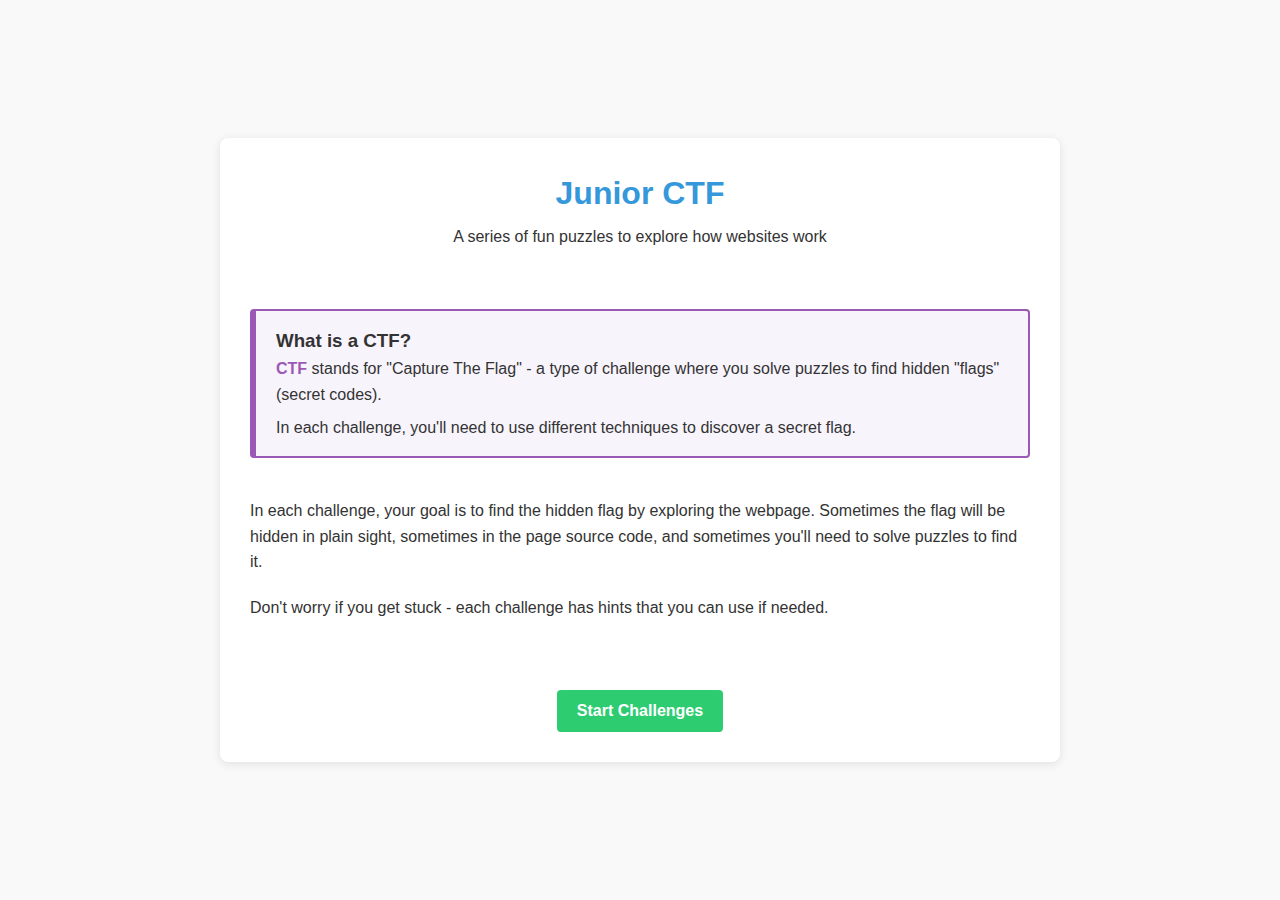
<file: index.html>
<!DOCTYPE html>
<html lang="en">
<head>
    <meta charset="UTF-8">
    <meta name="viewport" content="width=device-width, initial-scale=1.0">
    <title>Junior CTF</title>
    <link rel="stylesheet" href="assets/css/styles.css">
</head>
<body>
    <div id="app">
        <div class="challenge-container">
            <div class="challenge-header">
                <h1 class="challenge-title">Junior CTF</h1>
                <p>A series of fun puzzles to explore how websites work</p>
            </div>
            
            <div class="info-box">
                <h3>What is a CTF?</h3>
                <p><strong>CTF</strong> stands for "Capture The Flag" - a type of challenge where you solve puzzles to find hidden "flags" (secret codes).</p>
                <p>In each challenge, you'll need to use different techniques to discover a secret flag.</p>
            </div>
            
            <p>In each challenge, your goal is to find the hidden flag by exploring the webpage. Sometimes the flag will be hidden in plain sight, sometimes in the page source code, and sometimes you'll need to solve puzzles to find it.</p>
            <p>Don't worry if you get stuck - each challenge has hints that you can use if needed.</p>

            <div style="text-align: center; margin-top: 30px;">
                <button class="next-button" onclick="window.location.href='challenges/challenge1.html?level=1'">Start Challenges</button>
            </div>
        </div>
    </div>
</body>
</html>
</file>
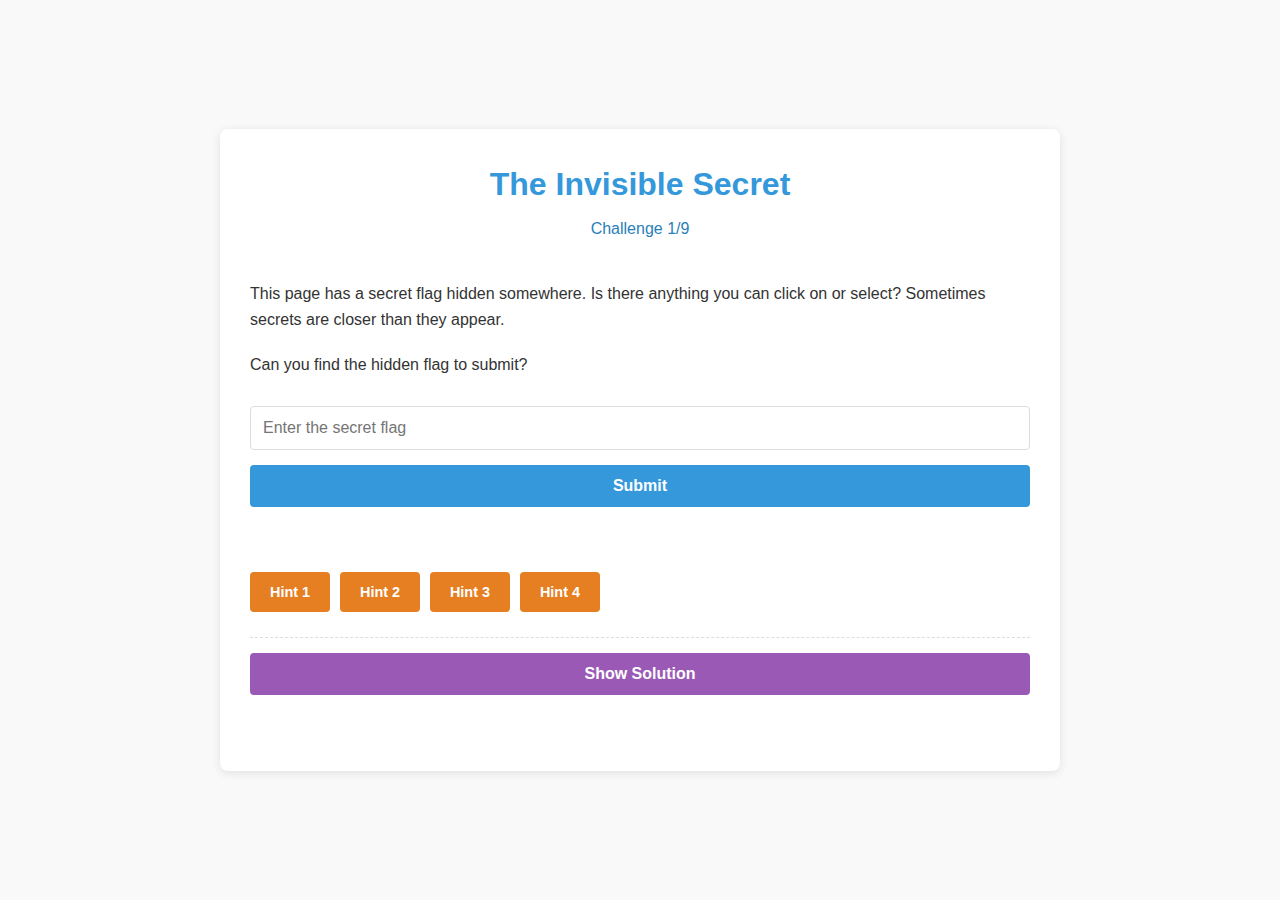
<file: challenges/challenge1.html>
<!DOCTYPE html>
<html lang="en">
<head>
    <meta charset="UTF-8">
    <meta name="viewport" content="width=device-width, initial-scale=1.0">
    <meta name="challenge-number" content="1">
    <title>The Invisible Secret - Challenge 1/9</title>
    <link rel="stylesheet" href="../assets/css/styles.css">
</head>
<body>
    <div id="app">
        <div class="challenge-container">
            <div class="challenge-header">
                <h1 class="challenge-title">The Invisible Secret</h1>
                <p class="challenge-number">Challenge 1/9</p>
            </div>
            <p>This page has a secret flag hidden somewhere. Is there anything you can click on or select? Sometimes secrets are closer than they appear.</p>
            <p>Can you find the hidden flag to submit?</p>
            
            <div class="login-form">
                <div class="form-group">
                    <label for="flag"></label>
                    <input type="text" id="flag" placeholder="Enter the secret flag">
                </div>
                <button type="button" id="login-button">Submit</button>
                <p id="error-message" class="error-message"></p>
            </div>
            
            <div class="hint-container">
                <div class="hint-buttons">
                    <button class="hint-button" id="hint1-button">Hint 1</button>
                    <button class="hint-button" id="hint2-button">Hint 2</button>
                    <button class="hint-button" id="hint3-button">Hint 3</button>
                    <button class="hint-button" id="hint4-button">Hint 4</button>
                </div>
                <div class="hint-content" id="hint1"></div>
                <div class="hint-content" id="hint2"></div>
                <div class="hint-content" id="hint3"></div>
                <div class="hint-content" id="hint4"></div>
                
                <div class="solution-container">
                    <button id="solution-button" class="solution-button">Show Solution</button>
                    <div id="solution-content" class="solution-content">
                        <div id="solution-steps"></div>
                    </div>
                </div>
            </div>
            
            <p class="hidden-text">The flag is: HIDDEN</p>
        </div>
    </div>

    <script src="../js/common.js?v=1.0"></script>
    <script src="../js/hints.js?v=1.0"></script>
    <script src="challenge1.js?v=1.0"></script>
</body>
</html>
</file>
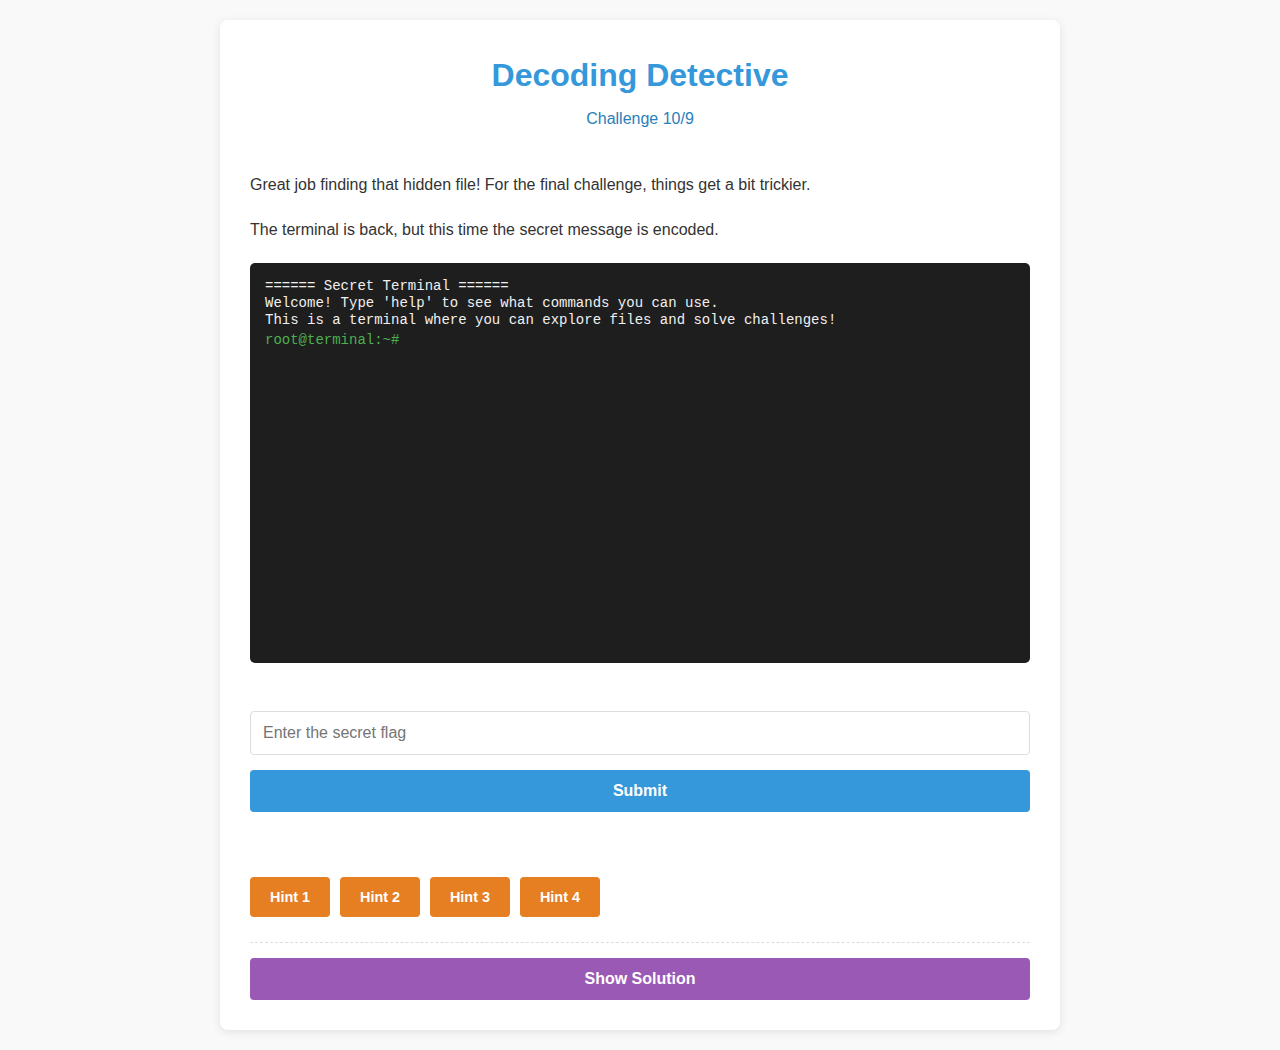
<file: challenges/challenge10.html>
<!DOCTYPE html>
<html lang="en">
<head>
    <meta charset="UTF-8">
    <meta name="viewport" content="width=device-width, initial-scale=1.0">
    <meta name="challenge-number" content="10">
    <title>Decoding Detective - Challenge 10/9</title>
    <link rel="stylesheet" href="../assets/css/styles.css">
</head>
<body>
<div id="app">
    <div class="challenge-container">
        <div class="challenge-header">
            <h1 class="challenge-title">Decoding Detective</h1>
            <p class="challenge-number">Challenge 10/9</p>
        </div>
        <p>Great job finding that hidden file! For the final challenge, things get a bit trickier.</p>
        <p>The terminal is back, but this time the secret message is encoded.</p>

        <div class="terminal-container" id="terminal-container">
            <div class="terminal-output" id="terminal-output">
                <div>====== Secret Terminal ======</div>
                <div>Welcome! Type 'help' for a list of available commands.</div>
                <div>Try any command with -h or --help for detailed usage information.</div>
            </div>
            <div class="terminal-input-line">
                <span class="terminal-prompt" id="terminal-prompt">hacker@secretbase:~$</span>
                <input type="text" class="terminal-input" id="terminal-input" autocomplete="off" autofocus>
            </div>
        </div>

        <div class="login-form">
            <div class="form-group">
                <label for="flag"></label>
                <input type="text" id="flag" placeholder="Enter the secret flag">
            </div>
            <button type="button" id="login-button">Submit</button>
            <p id="error-message" class="error-message"></p>
        </div>

        <div class="hint-container">
            <div class="hint-buttons">
                <button class="hint-button" id="hint1-button">Hint 1</button>
                <button class="hint-button" id="hint2-button">Hint 2</button>
                <button class="hint-button" id="hint3-button">Hint 3</button>
                <button class="hint-button" id="hint4-button">Hint 4</button>
            </div>
            <div class="hint-content" id="hint1"></div>
            <div class="hint-content" id="hint2"></div>
            <div class="hint-content" id="hint3"></div>
            <div class="hint-content" id="hint4"></div>
            
            <div class="solution-container">
                <button id="solution-button" class="solution-button">Show Solution</button>
                <div id="solution-content" class="solution-content">
                    <div id="solution-steps"></div>
                </div>
            </div>
        </div>
    </div>
</div>

<!-- Load common script first -->
<script src="../js/common.js?v=1.0"></script>
<script src="../js/hints.js?v=1.0"></script>
<!-- Load the terminal functionality -->
<script src="../js/terminal.js?v=1.0"></script>
<!-- Load challenge-specific logic -->
<script src="challenge10.js?v=1.0"></script>
</body>
</html>
</file>
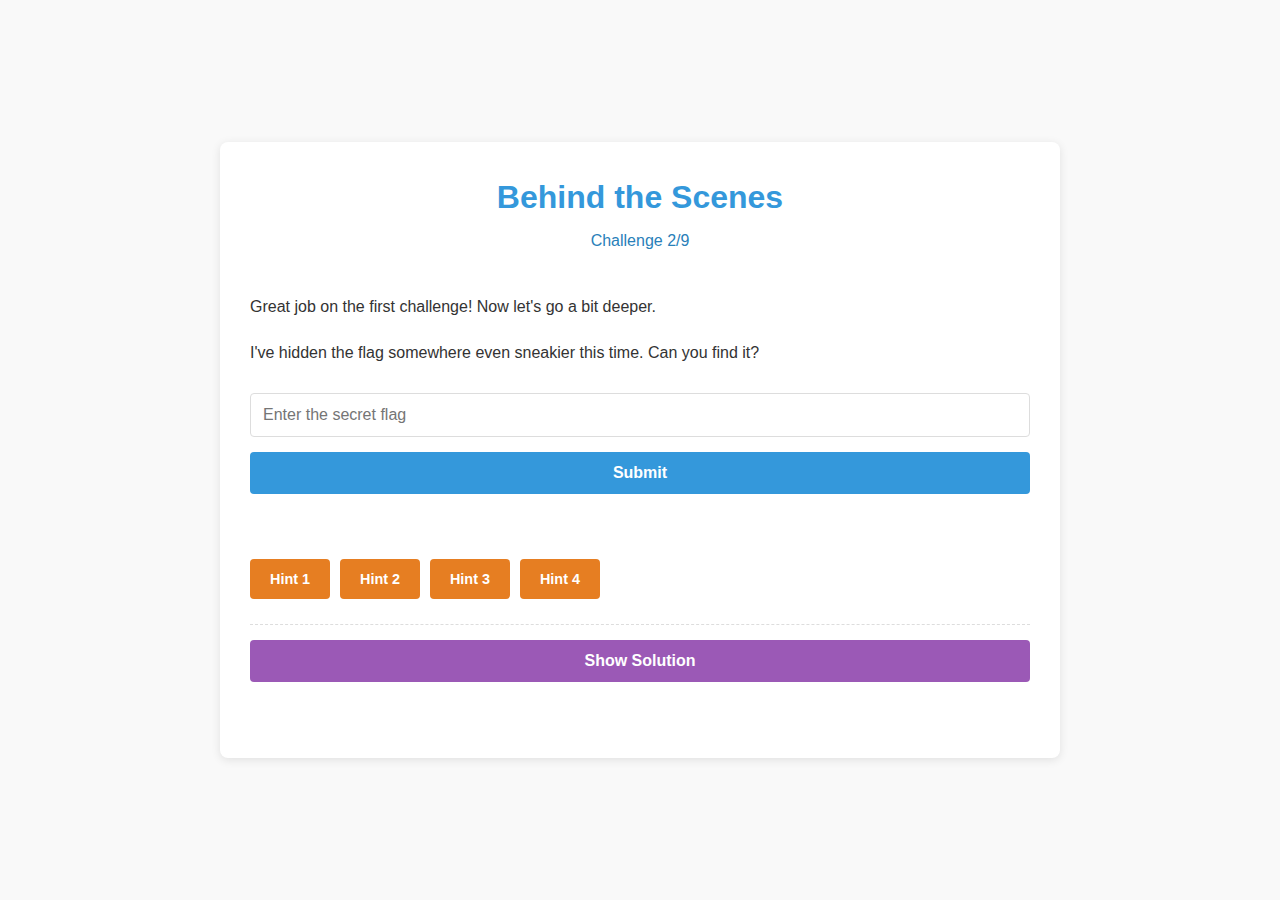
<file: challenges/challenge2.html>
<!DOCTYPE html>
<html lang="en">
<head>
    <meta charset="UTF-8">
    <meta name="viewport" content="width=device-width, initial-scale=1.0">
    <meta name="challenge-number" content="2">
    <title>Behind the Scenes - Challenge 2/9</title>
    <link rel="stylesheet" href="../assets/css/styles.css">
</head>
<body>
    <div id="app">
        <div class="challenge-container">
            <div class="challenge-header">
                <h1 class="challenge-title">Behind the Scenes</h1>
                <p class="challenge-number">Challenge 2/9</p>
            </div>
            <p>Great job on the first challenge! Now let's go a bit deeper.</p>
            <p>I've hidden the flag somewhere even sneakier this time. Can you find it?</p>
            
            <div class="login-form">
                <div class="form-group">
                    <label for="flag"></label>
                    <input type="text" id="flag" placeholder="Enter the secret flag">
                </div>
                <button type="button" id="login-button">Submit</button>
                <p id="error-message" class="error-message"></p>
            </div>
            
            <div class="hint-container">
                <div class="hint-buttons">
                    <button class="hint-button" id="hint1-button">Hint 1</button>
                    <button class="hint-button" id="hint2-button">Hint 2</button>
                    <button class="hint-button" id="hint3-button">Hint 3</button>
                    <button class="hint-button" id="hint4-button">Hint 4</button>
                </div>
                <div class="hint-content" id="hint1"></div>
                <div class="hint-content" id="hint2"></div>
                <div class="hint-content" id="hint3"></div>
                <div class="hint-content" id="hint4"></div>
                
                <div class="solution-container">
                    <button id="solution-button" class="solution-button">Show Solution</button>
                    <div id="solution-content" class="solution-content">
                        <div id="solution-steps"></div>
                    </div>
                </div>
            </div>
            
            <p class="hidden-text">Nice try! But I'm smarter than that now.</p>
        </div>
        <!-- I'm getting smarter! No one will find my flag here: SOURCE -->
    </div>

    <script src="../js/common.js?v=1.0"></script>
    <script src="../js/hints.js?v=1.0"></script>
    <script src="challenge2.js?v=1.0"></script>
</body>
</html>
</file>
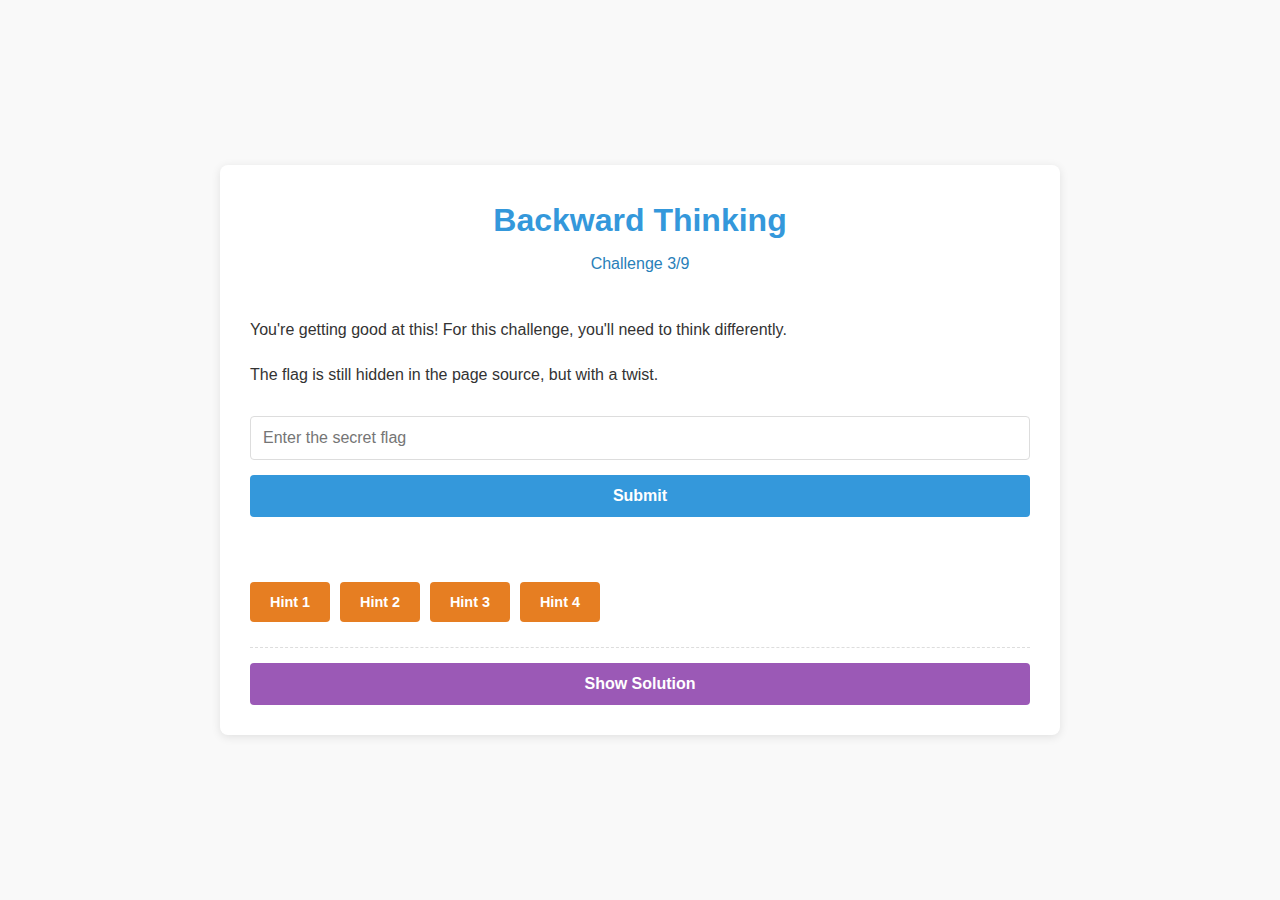
<file: challenges/challenge3.html>
<!DOCTYPE html>
<html lang="en">
<head>
    <meta charset="UTF-8">
    <meta name="viewport" content="width=device-width, initial-scale=1.0">
    <meta name="challenge-number" content="3">
    <title>Backward Thinking - Challenge 3/9</title>
    <link rel="stylesheet" href="../assets/css/styles.css">
</head>
<body>
    <div id="app">
        <div class="challenge-container">
            <div class="challenge-header">
                <h1 class="challenge-title">Backward Thinking</h1>
                <p class="challenge-number">Challenge 3/9</p>
            </div>
            <p>You're getting good at this! For this challenge, you'll need to think differently.</p>
            <p>The flag is still hidden in the page source, but with a twist.</p>
            
            <div class="login-form">
                <div class="form-group">
                    <label for="flag"></label>
                    <input type="text" id="flag" placeholder="Enter the secret flag">
                </div>
                <button type="button" id="login-button">Submit</button>
                <p id="error-message" class="error-message"></p>
            </div>
            
            <div class="hint-container">
                <div class="hint-buttons">
                    <button class="hint-button" id="hint1-button">Hint 1</button>
                    <button class="hint-button" id="hint2-button">Hint 2</button>
                    <button class="hint-button" id="hint3-button">Hint 3</button>
                    <button class="hint-button" id="hint4-button">Hint 4</button>
                </div>
                <div class="hint-content" id="hint1"></div>
                <div class="hint-content" id="hint2"></div>
                <div class="hint-content" id="hint3"></div>
                <div class="hint-content" id="hint4"></div>
                
                <div class="solution-container">
                    <button id="solution-button" class="solution-button">Show Solution</button>
                    <div id="solution-content" class="solution-content">
                        <div id="solution-steps"></div>
                    </div>
                </div>
            </div>
        </div>
        <!-- .tcelfer si galf terces ym dnif ot yaw on s'erehT -->
    </div>

    <script src="../js/common.js?v=1.0"></script>
    <script src="../js/hints.js?v=1.0"></script>
    <script src="challenge3.js?v=1.0"></script>
</body>
</html>
</file>
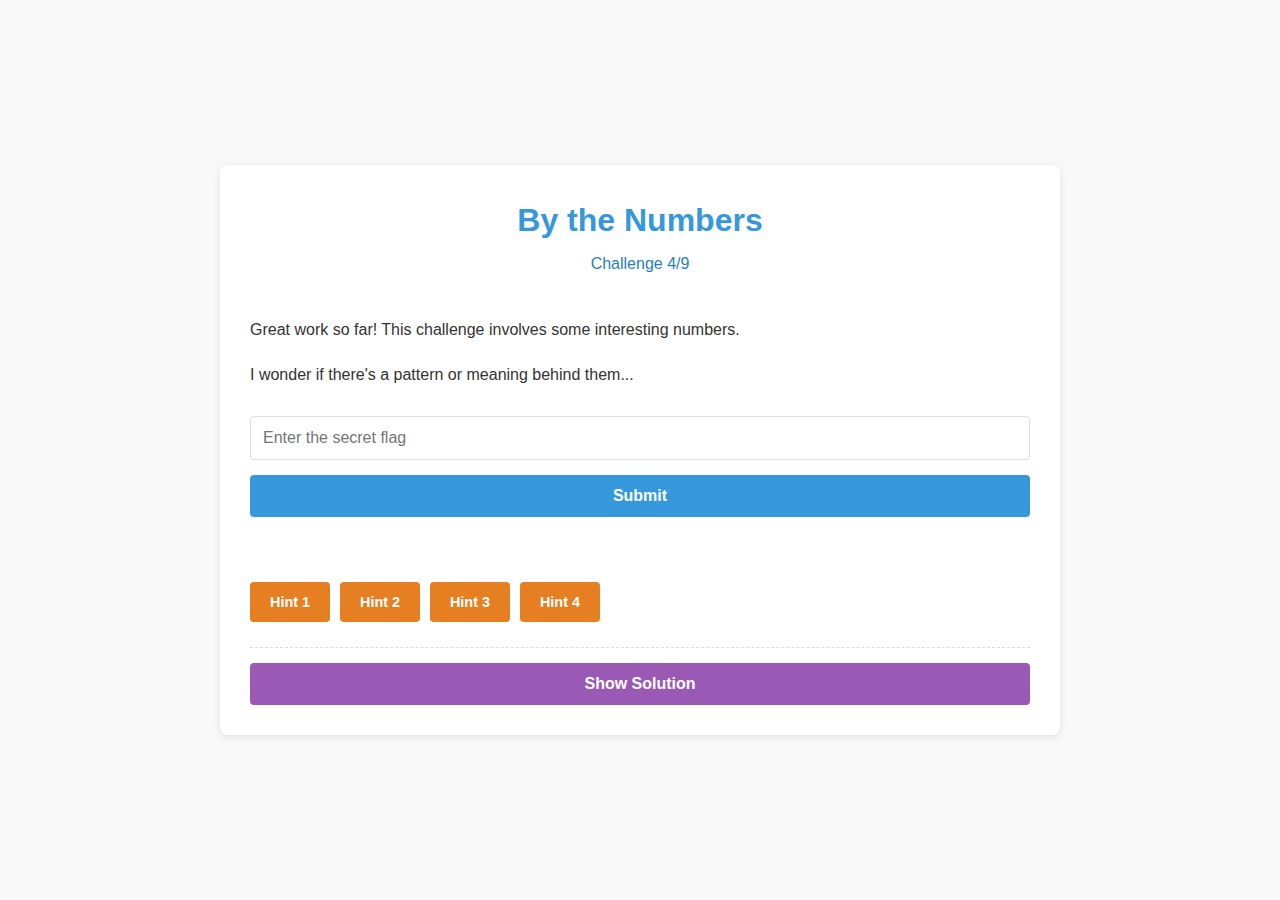
<file: challenges/challenge4.html>
<!DOCTYPE html>
<html lang="en">
<head>
    <meta charset="UTF-8">
    <meta name="viewport" content="width=device-width, initial-scale=1.0">
    <meta name="challenge-number" content="4">
    <title>By the Numbers - Challenge 4/9</title>
    <link rel="stylesheet" href="../assets/css/styles.css">
</head>
<body>
    <div id="app">
        <div class="challenge-container">
            <div class="challenge-header">
                <h1 class="challenge-title">By the Numbers</h1>
                <p class="challenge-number">Challenge 4/9</p>
            </div>
            
            <p>Great work so far! This challenge involves some interesting numbers.</p>
            <p>I wonder if there's a pattern or meaning behind them...</p>
            
            <div class="login-form">
                <div class="form-group">
                    <label for="flag"></label>
                    <input type="text" id="flag" placeholder="Enter the secret flag">
                </div>
                <button type="button" id="login-button">Submit</button>
                <p id="error-message" class="error-message"></p>
            </div>
            
            <div class="hint-container">
                <div class="hint-buttons">
                    <button class="hint-button" id="hint1-button">Hint 1</button>
                    <button class="hint-button" id="hint2-button">Hint 2</button>
                    <button class="hint-button" id="hint3-button">Hint 3</button>
                    <button class="hint-button" id="hint4-button">Hint 4</button>
                </div>
                <div class="hint-content" id="hint1"></div>
                <div class="hint-content" id="hint2"></div>
                <div class="hint-content" id="hint3"></div>
                <div class="hint-content" id="hint4"></div>
                
                <div class="solution-container">
                    <button id="solution-button" class="solution-button">Show Solution</button>
                    <div id="solution-content" class="solution-content">
                        <div id="solution-steps"></div>
                    </div>
                </div>
            </div>
            
        </div>
        <!-- The flag is hidden in these numbers: 16 - 21 - 26 - 26 - 12 - 5 -->
    </div>

    <script src="../js/common.js"></script>
    <script src="../js/hints.js"></script>
    <script src="challenge4.js"></script>
</body>
</html>
</file>
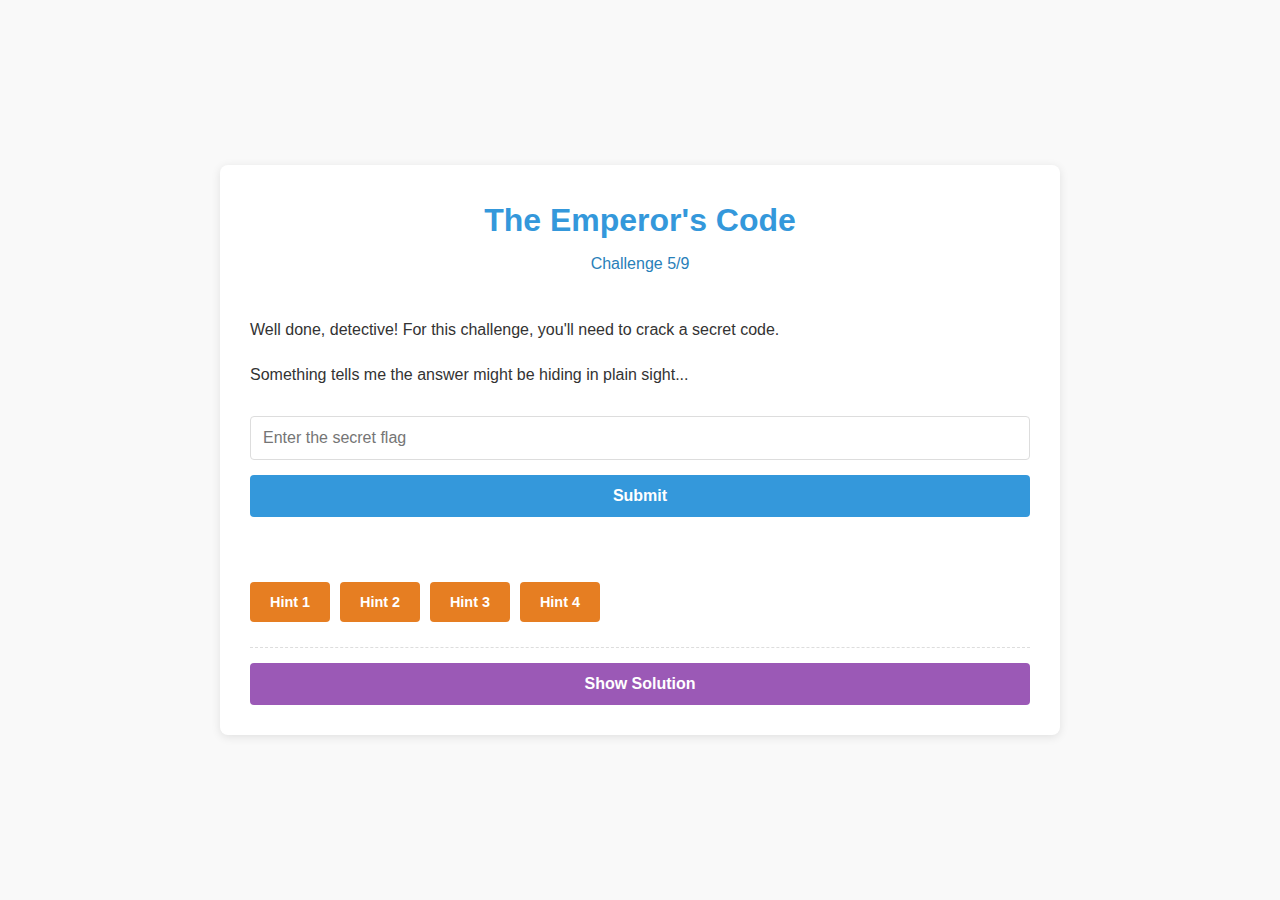
<file: challenges/challenge5.html>
<!DOCTYPE html>
<html lang="en">
<head>
    <meta charset="UTF-8">
    <meta name="viewport" content="width=device-width, initial-scale=1.0">
    <meta name="challenge-number" content="5">
    <title>The Emperor's Code - Challenge 5/9</title>
    <link rel="stylesheet" href="../assets/css/styles.css">
</head>
<body>
<div id="app">
    <div class="challenge-container">
        <div class="challenge-header">
            <h1 class="challenge-title">The Emperor's Code</h1>
            <p class="challenge-number">Challenge 5/9</p>
        </div>
        <p>Well done, detective! For this challenge, you'll need to crack a secret code.</p>
        <p>Something tells me the answer might be hiding in plain sight...</p>

        <div class="login-form">
            <div class="form-group">
                <label for="flag"></label>
                <input type="text" id="flag" placeholder="Enter the secret flag">
            </div>
            <button type="button" id="login-button">Submit</button>
            <p id="error-message" class="error-message"></p>
        </div>

        <div class="hint-container">
            <div class="hint-buttons">
                <button class="hint-button" id="hint1-button">Hint 1</button>
                <button class="hint-button" id="hint2-button">Hint 2</button>
                <button class="hint-button" id="hint3-button">Hint 3</button>
                <button class="hint-button" id="hint4-button">Hint 4</button>
            </div>
            <div class="hint-content" id="hint1"></div>
            <div class="hint-content" id="hint2"></div>
            <div class="hint-content" id="hint3"></div>
            <div class="hint-content" id="hint4"></div>
            
            <div class="solution-container">
                <button id="solution-button" class="solution-button">Show Solution</button>
                <div id="solution-content" class="solution-content">
                    <div id="solution-steps"></div>
                </div>
            </div>
        </div>
    </div>
    <!-- I've encrypted the flag this time: GHFRGH -->
    <!-- I need to remember that my secret key is 3. -- >
</div>

<script src="../js/common.js?v=1.0"></script>
<script src="../js/hints.js?v=1.0"></script>
<script src="challenge5.js?v=1.0"></script>
</body>
</html>
</file>
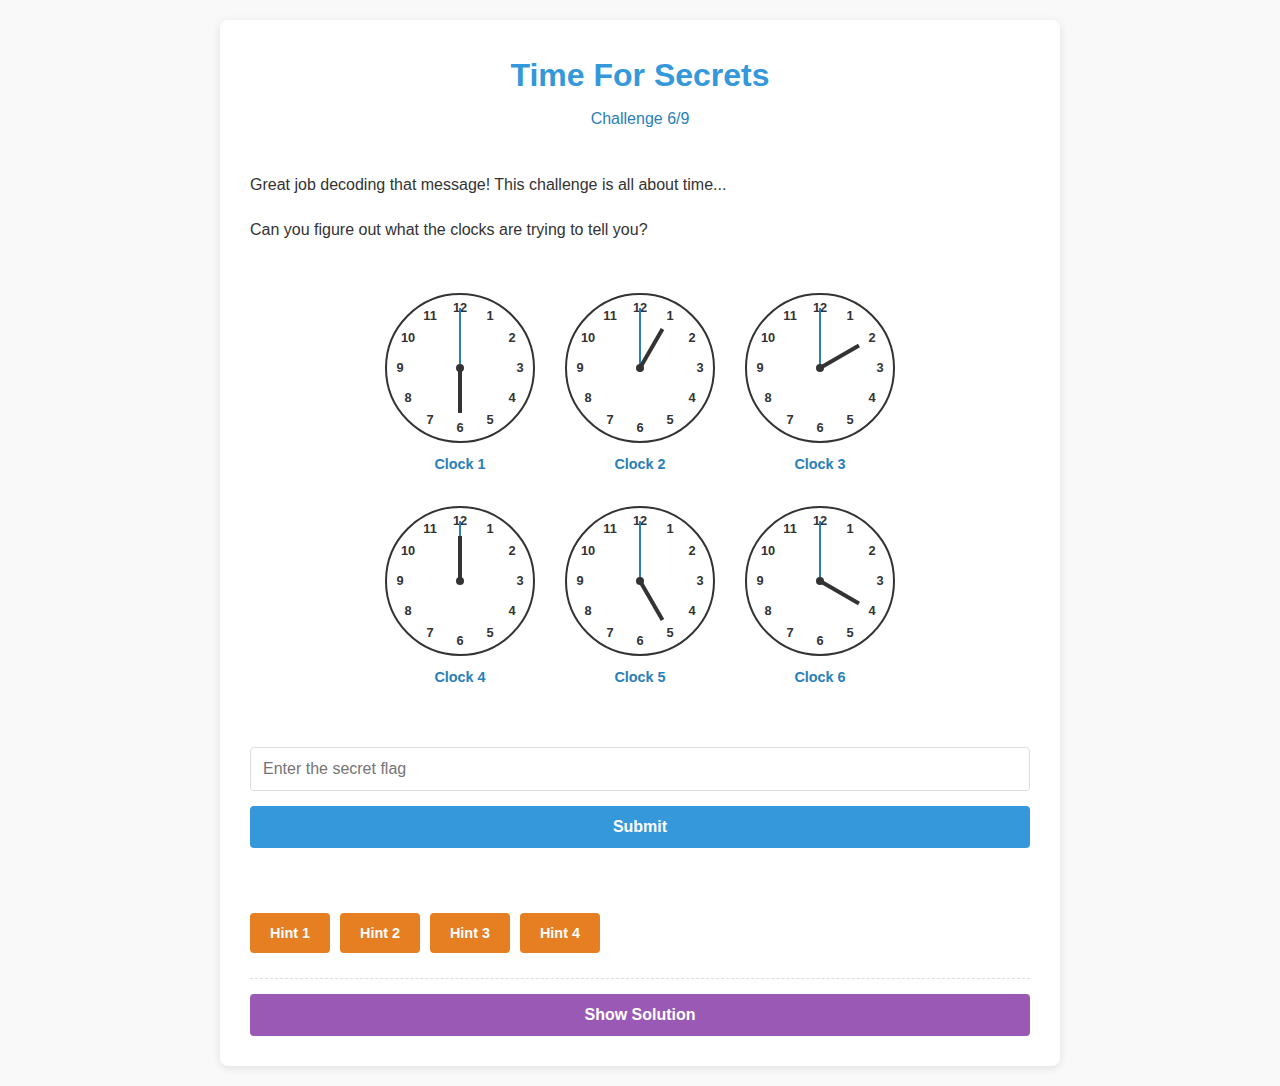
<file: challenges/challenge6.html>
<!DOCTYPE html>
<html lang="en">
<head>
    <meta charset="UTF-8">
    <meta name="viewport" content="width=device-width, initial-scale=1.0">
    <meta name="challenge-number" content="6">
    <title>Time For Secrets - Challenge 6/9</title>
    <link rel="stylesheet" href="../assets/css/styles.css">
</head>
<body>
<div id="app">
    <div class="challenge-container">
        <div class="challenge-header">
            <h1 class="challenge-title">Time For Secrets</h1>
            <p class="challenge-number">Challenge 6/9</p>
        </div>
        <p>Great job decoding that message! This challenge is all about time...</p>
        <p>Can you figure out what the clocks are trying to tell you?</p>

        <div class="clocks-grid">
            <div class="clock-item">
                <div class="clock-face" id="clock-face-1">
                    <div class="clock-center"></div>
                    <div class="clock-hour" id="hour-hand-1"></div>
                    <div class="clock-minute" id="minute-hand-1"></div>
                </div>
                <div class="clock-label">Clock 1</div>
            </div>
            <div class="clock-item">
                <div class="clock-face" id="clock-face-2">
                    <div class="clock-center"></div>
                    <div class="clock-hour" id="hour-hand-2"></div>
                    <div class="clock-minute" id="minute-hand-2"></div>
                </div>
                <div class="clock-label">Clock 2</div>
            </div>
            <div class="clock-item">
                <div class="clock-face" id="clock-face-3">
                    <div class="clock-center"></div>
                    <div class="clock-hour" id="hour-hand-3"></div>
                    <div class="clock-minute" id="minute-hand-3"></div>
                </div>
                <div class="clock-label">Clock 3</div>
            </div>
            <div class="clock-item">
                <div class="clock-face" id="clock-face-4">
                    <div class="clock-center"></div>
                    <div class="clock-hour" id="hour-hand-4"></div>
                    <div class="clock-minute" id="minute-hand-4"></div>
                </div>
                <div class="clock-label">Clock 4</div>
            </div>
            <div class="clock-item">
                <div class="clock-face" id="clock-face-5">
                    <div class="clock-center"></div>
                    <div class="clock-hour" id="hour-hand-5"></div>
                    <div class="clock-minute" id="minute-hand-5"></div>
                </div>
                <div class="clock-label">Clock 5</div>
            </div>
            <div class="clock-item">
                <div class="clock-face" id="clock-face-6">
                    <div class="clock-center"></div>
                    <div class="clock-hour" id="hour-hand-6"></div>
                    <div class="clock-minute" id="minute-hand-6"></div>
                </div>
                <div class="clock-label">Clock 6</div>
            </div>
        </div>

        <div class="login-form">
            <div class="form-group">
                <label for="flag"></label>
                <input type="text" id="flag" placeholder="Enter the secret flag">
            </div>
            <button type="button" id="login-button">Submit</button>
            <p id="error-message" class="error-message"></p>
        </div>

        <div class="hint-container">
            <div class="hint-buttons">
                <button class="hint-button" id="hint1-button">Hint 1</button>
                <button class="hint-button" id="hint2-button">Hint 2</button>
                <button class="hint-button" id="hint3-button">Hint 3</button>
                <button class="hint-button" id="hint4-button">Hint 4</button>
            </div>
            <div class="hint-content" id="hint1"></div>
            <div class="hint-content" id="hint2"></div>
            <div class="hint-content" id="hint3"></div>
            <div class="hint-content" id="hint4"></div>
            
            <div class="solution-container">
                <button id="solution-button" class="solution-button">Show Solution</button>
                <div id="solution-content" class="solution-content">
                    <div id="solution-steps"></div>
                </div>
            </div>
        </div>
    </div>
</div>

<script src="../js/common.js?v=1.0"></script>
<script src="../js/hints.js?v=1.0"></script>
<script src="challenge6.js?v=1.0"></script>
</body>
</html>
</file>
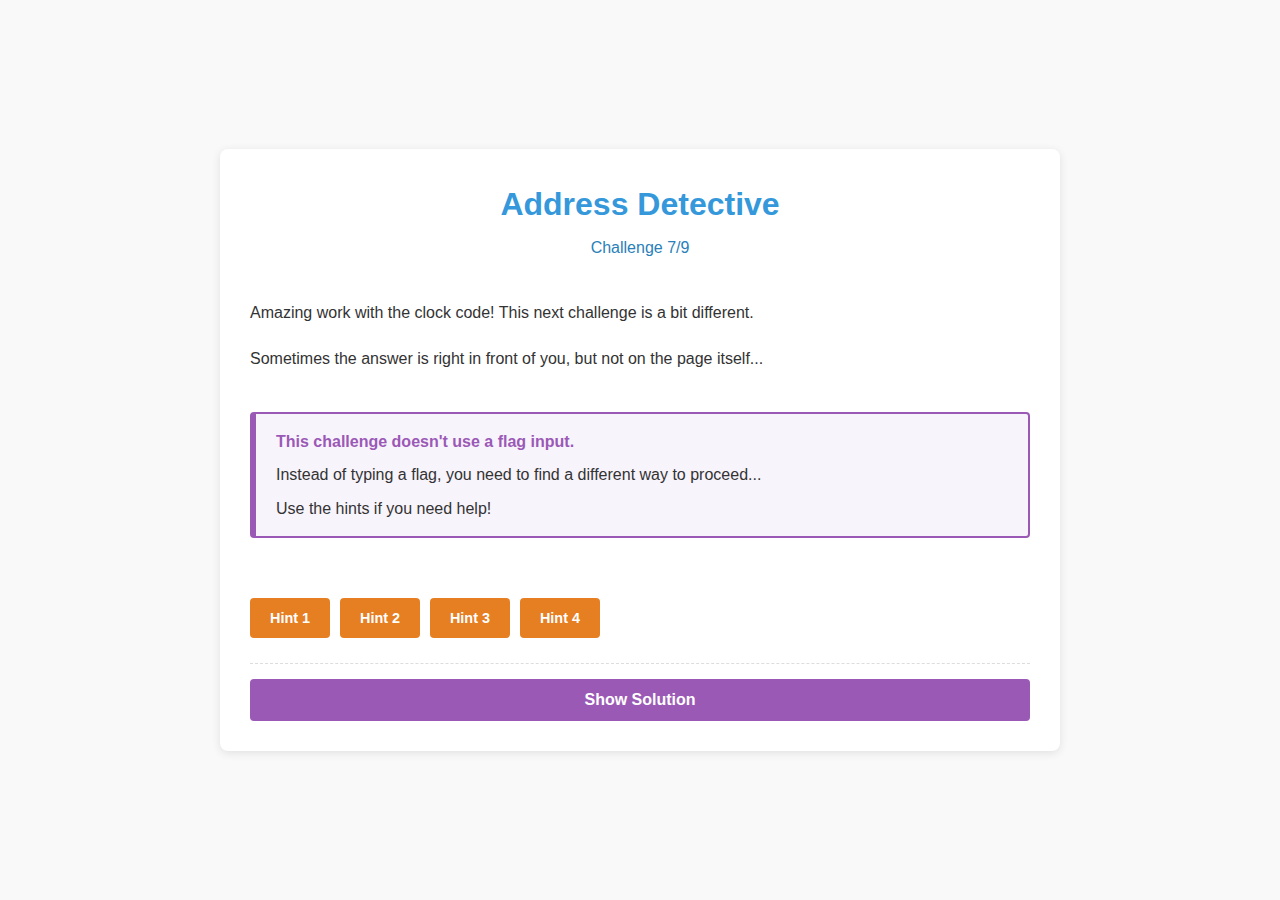
<file: challenges/challenge7.html>
<!DOCTYPE html>
<html lang="en">
<head>
    <meta charset="UTF-8">
    <meta name="viewport" content="width=device-width, initial-scale=1.0">
    <meta name="challenge-number" content="7">
    <title>Address Detective - Challenge 7/9</title>
    <link rel="stylesheet" href="../assets/css/styles.css">
</head>
<body>
<div id="app">
    <div class="challenge-container">
        <div class="challenge-header">
            <h1 class="challenge-title">Address Detective</h1>
            <p class="challenge-number">Challenge 7/9</p>
        </div>
        <p>Amazing work with the clock code! This next challenge is a bit different.</p>
        <p>Sometimes the answer is right in front of you, but not on the page itself...</p>

        <div class="notice-box">
            <p><strong>This challenge doesn't use a flag input.</strong></p>
            <p>Instead of typing a flag, you need to find a different way to proceed...</p>
            <p>Use the hints if you need help!</p>
        </div>

        <div class="hint-container">
            <div class="hint-buttons">
                <button class="hint-button" id="hint1-button">Hint 1</button>
                <button class="hint-button" id="hint2-button">Hint 2</button>
                <button class="hint-button" id="hint3-button">Hint 3</button>
                <button class="hint-button" id="hint4-button">Hint 4</button>
            </div>
            <div class="hint-content" id="hint1"></div>
            <div class="hint-content" id="hint2"></div>
            <div class="hint-content" id="hint3"></div>
            <div class="hint-content" id="hint4"></div>
            
            <div class="solution-container">
                <button id="solution-button" class="solution-button">Show Solution</button>
                <div id="solution-content" class="solution-content">
                    <div id="solution-steps"></div>
                </div>
            </div>
        </div>
    </div>
    <!-- My flag is in plain sight -->
</div>

<script src="../js/common.js?v=1.0"></script>
<script src="../js/hints.js?v=1.0"></script>
<script src="challenge7.js?v=1.0"></script>
</body>
</html>
</file>
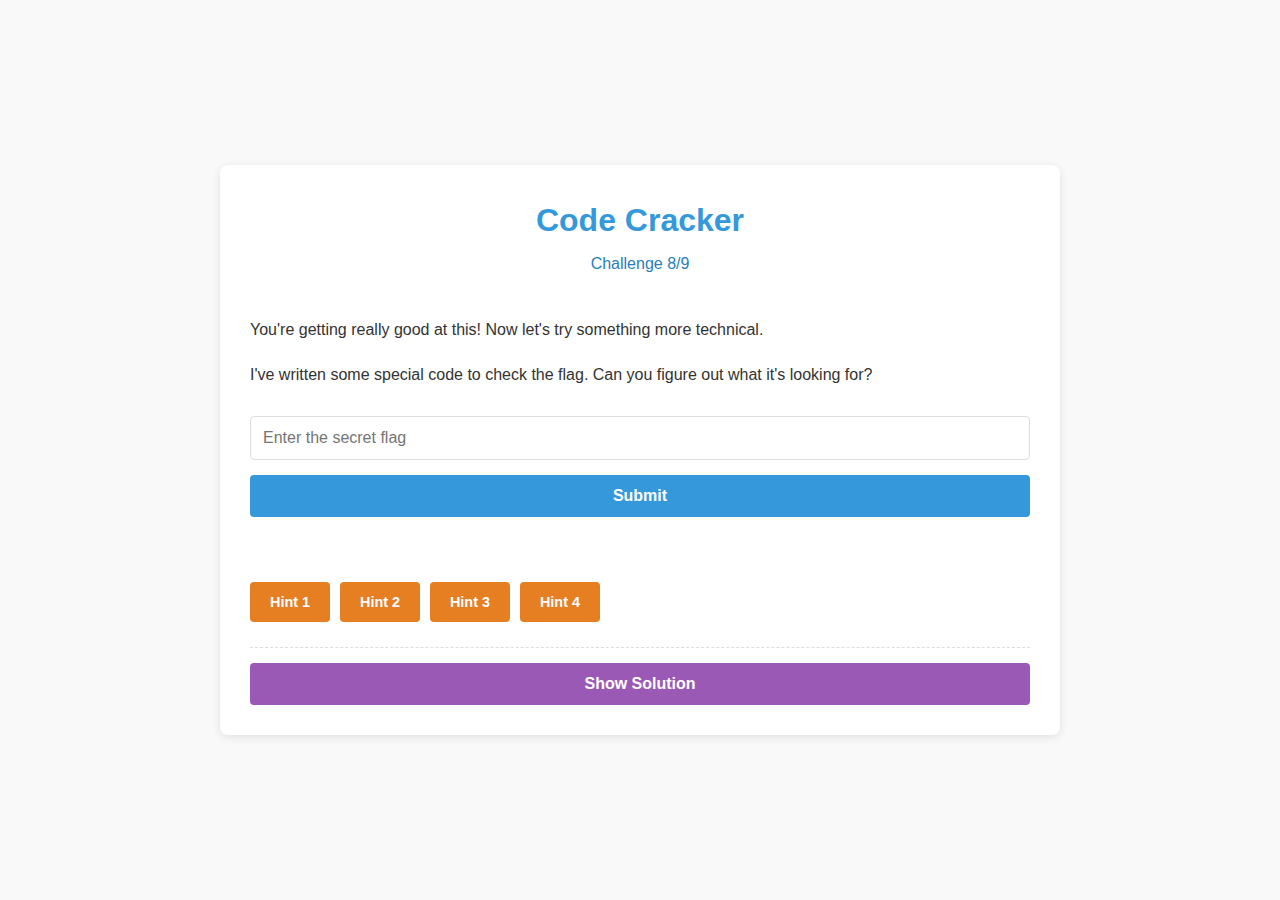
<file: challenges/challenge8.html>
<!DOCTYPE html>
<html lang="en">
<head>
    <meta charset="UTF-8">
    <meta name="viewport" content="width=device-width, initial-scale=1.0">
    <meta name="challenge-number" content="8">
    <title>Code Cracker - Challenge 8/9</title>
    <link rel="stylesheet" href="../assets/css/styles.css">
</head>
<body>
<div id="app">
    <div class="challenge-container">
        <div class="challenge-header">
            <h1 class="challenge-title">Code Cracker</h1>
            <p class="challenge-number">Challenge 8/9</p>
        </div>
        <p>You're getting really good at this! Now let's try something more technical.</p>
        <p>I've written some special code to check the flag. Can you figure out what it's looking for?</p>

        <div class="login-form">
            <div class="form-group">
                <label for="flag"></label>
                <input type="text" id="flag" placeholder="Enter the secret flag">
            </div>
            <button type="button" id="login-button">Submit</button>
            <p id="error-message" class="error-message"></p>
        </div>

        <div class="hint-container">
            <div class="hint-buttons">
                <button class="hint-button" id="hint1-button">Hint 1</button>
                <button class="hint-button" id="hint2-button">Hint 2</button>
                <button class="hint-button" id="hint3-button">Hint 3</button>
                <button class="hint-button" id="hint4-button">Hint 4</button>
            </div>
            <div class="hint-content" id="hint1"></div>
            <div class="hint-content" id="hint2"></div>
            <div class="hint-content" id="hint3"></div>
            <div class="hint-content" id="hint4"></div>
            
            <div class="solution-container">
                <button id="solution-button" class="solution-button">Show Solution</button>
                <div id="solution-content" class="solution-content">
                    <div id="solution-steps"></div>
                </div>
            </div>
        </div>
    </div>
</div>

<script src="../js/common.js?v=1.0"></script>
<script src="../js/hints.js?v=1.0"></script>
<script src="challenge8.js?v=1.0"></script>
</body>
</html>
</file>
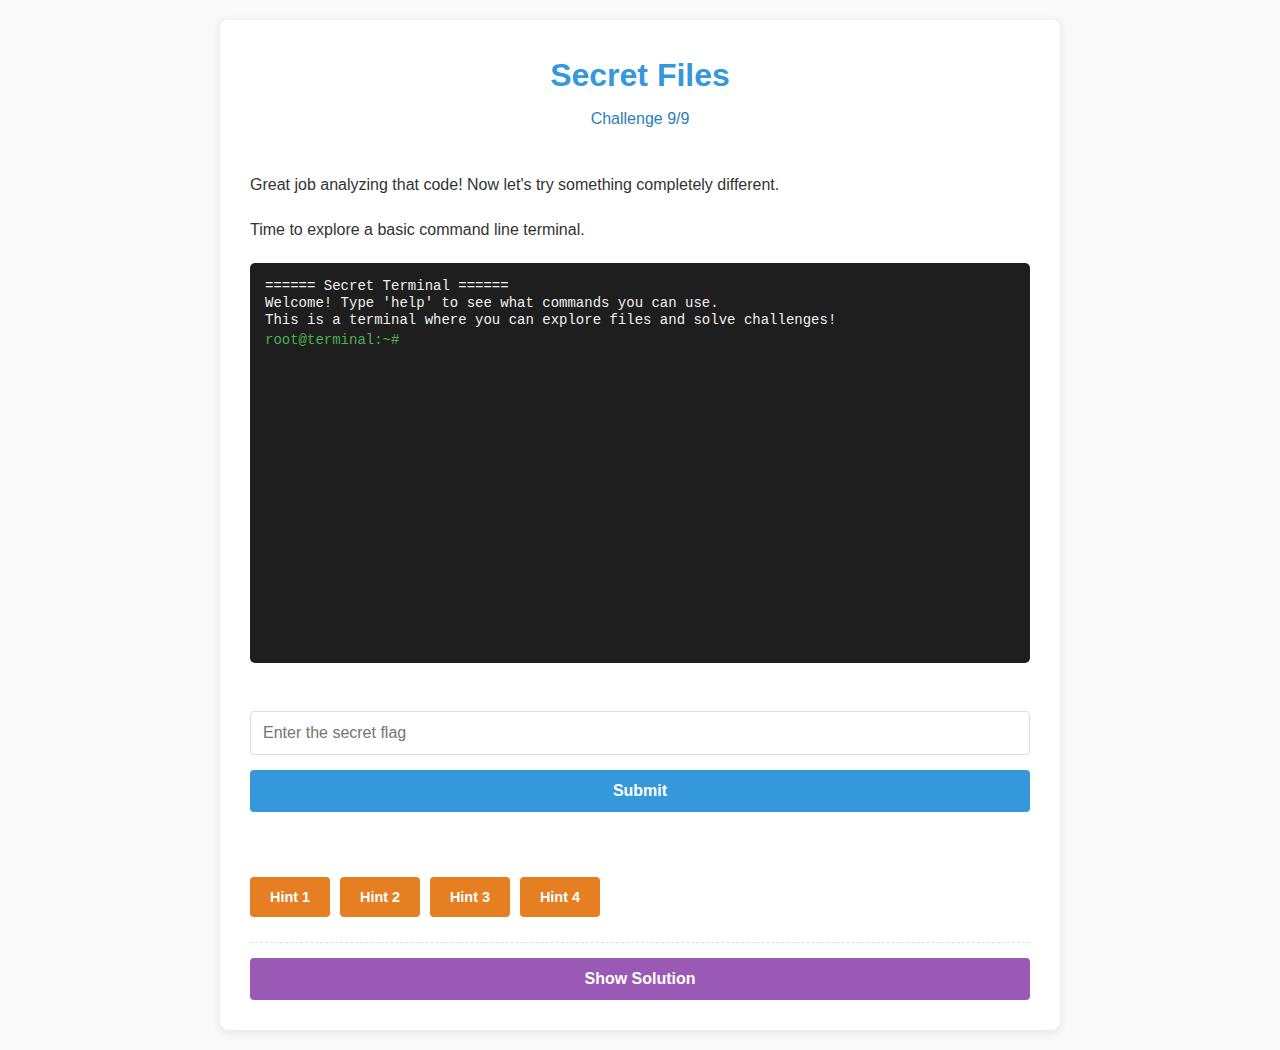
<file: challenges/challenge9.html>
<!DOCTYPE html>
<html lang="en">
<head>
    <meta charset="UTF-8">
    <meta name="viewport" content="width=device-width, initial-scale=1.0">
    <meta name="challenge-number" content="9">
    <title>Secret Files - Challenge 9/9</title>
    <link rel="stylesheet" href="../assets/css/styles.css">
</head>
<body>
<div id="app">
    <div class="challenge-container">
        <div class="challenge-header">
            <h1 class="challenge-title">Secret Files</h1>
            <p class="challenge-number">Challenge 9/9</p>
        </div>
        <p>Great job analyzing that code! Now let's try something completely different.</p>
        <p>Time to explore a basic command line terminal.</p>

        <div class="terminal-container" id="terminal-container">
            <div class="terminal-output" id="terminal-output">
                <div>====== Secret Terminal ======</div>
                <div>Welcome! Type 'help' for a list of available commands.</div>
                <div>Try any command with -h or --help for detailed usage information.</div>
            </div>
            <div class="terminal-input-line">
                <span class="terminal-prompt" id="terminal-prompt">hacker@secretbase:~$</span>
                <input type="text" class="terminal-input" id="terminal-input" autocomplete="off" autofocus>
            </div>
        </div>

        <div class="login-form">
            <div class="form-group">
                <label for="flag"></label>
                <input type="text" id="flag" placeholder="Enter the secret flag">
            </div>
            <button type="button" id="login-button">Submit</button>
            <p id="error-message" class="error-message"></p>
        </div>

        <div class="hint-container">
            <div class="hint-buttons">
                <button class="hint-button" id="hint1-button">Hint 1</button>
                <button class="hint-button" id="hint2-button">Hint 2</button>
                <button class="hint-button" id="hint3-button">Hint 3</button>
                <button class="hint-button" id="hint4-button">Hint 4</button>
            </div>
            <div class="hint-content" id="hint1"></div>
            <div class="hint-content" id="hint2"></div>
            <div class="hint-content" id="hint3"></div>
            <div class="hint-content" id="hint4"></div>
            
            <div class="solution-container">
                <button id="solution-button" class="solution-button">Show Solution</button>
                <div id="solution-content" class="solution-content">
                    <div id="solution-steps"></div>
                </div>
            </div>
        </div>
    </div>
</div>

<!-- Load common script first -->
<script src="../js/common.js?v=1.0"></script>
<script src="../js/hints.js?v=1.0"></script>
<!-- Load the terminal functionality -->
<script src="../js/terminal.js?v=1.0"></script>
<!-- Load challenge-specific logic -->
<script src="challenge9.js?v=1.0"></script>
</body>
</html>
</file>
<file: assets/css/styles.css>
:root {
    --primary-color: #3498db;
    --secondary-color: #2980b9;
    --bg-color: #f9f9f9;
    --text-color: #333;
    --success-color: #2ecc71;
    --hint-color: #e67e22;
    --error-color: #e74c3c;
    --border-color: #ddd;
    --notice-color: #9b59b6;
}

* {
    box-sizing: border-box;
    margin: 0;
    padding: 0;
}

body {
    font-family: 'Segoe UI', Tahoma, Geneva, Verdana, sans-serif;
    background-color: var(--bg-color);
    color: var(--text-color);
    line-height: 1.6;
    display: flex;
    justify-content: center;
    align-items: center;
    min-height: 100vh;
    padding: 20px 10px;
    overflow-x: hidden;
}

#app {
    width: 100%;
    max-width: 840px; /* Increased to accommodate the terminal width */
    background-color: white;
    border-radius: 8px;
    box-shadow: 0 2px 10px rgba(0, 0, 0, 0.1);
    padding: 30px;
    position: relative;
}

.challenge-container {
    display: flex;
    flex-direction: column;
    gap: 20px;
    width: 100%;
}

.challenge-header {
    text-align: center;
    margin-bottom: 20px;
}

.challenge-title {
    font-size: 2rem;
    color: var(--primary-color);
    margin-bottom: 5px;
}

.challenge-number {
    font-size: 1rem;
    color: var(--secondary-color);
}

.login-form {
    display: flex;
    flex-direction: column;
    gap: 15px;
}

.form-group {
    display: flex;
    flex-direction: column;
    gap: 8px;
}

.form-group label {
    font-weight: 600;
}

.form-group input {
    padding: 12px;
    border: 1px solid var(--border-color);
    border-radius: 4px;
    font-size: 1rem;
}

/* Notice box for Challenge 6 */
.notice-box, .info-box {
    background-color: #f8f4fc;
    border: 2px solid var(--notice-color);
    border-left-width: 6px;
    border-radius: 4px;
    padding: 15px 20px;
    margin: 20px 0;
}

.notice-box p, .info-box p {
    margin-bottom: 8px;
}

.notice-box p:last-child, .info-box p:last-child {
    margin-bottom: 0;
}

.notice-box strong, .info-box strong {
    color: var(--notice-color);
}

/* URL hint box for Challenge 7 */
.url-hint-box {
    background-color: #f0f8ff;
    border: 2px solid var(--primary-color);
    border-left-width: 6px;
    border-radius: 4px;
    padding: 15px 20px;
    margin: 20px 0;
    animation: subtle-pulse 3s ease-in-out infinite;
}

.url-hint-box p {
    margin-bottom: 8px;
}

.url-hint-box p:last-child {
    margin-bottom: 0;
}

.url-hint-box strong {
    color: var(--primary-color);
}

.url-example {
    margin-top: 10px;
    padding: 10px;
    background-color: rgba(52, 152, 219, 0.1);
    border-radius: 4px;
    font-family: 'Courier New', monospace;
}

.url-example code {
    background-color: #e8e8e8;
    padding: 2px 4px;
    border-radius: 3px;
    font-size: 0.9em;
}

.highlight-param {
    background-color: #ffff9c;
    animation: param-highlight 2s ease-in-out infinite;
    font-weight: bold;
}

@keyframes subtle-pulse {
    0% { border-color: var(--primary-color); }
    50% { border-color: var(--secondary-color); }
    100% { border-color: var(--primary-color); }
}

@keyframes param-highlight {
    0% { background-color: #ffff9c; }
    50% { background-color: #fff3cd; }
    100% { background-color: #ffff9c; }
}

button {
    padding: 12px 20px;
    background-color: var(--primary-color);
    color: white;
    border: none;
    border-radius: 4px;
    cursor: pointer;
    font-size: 1rem;
    font-weight: 600;
    transition: background-color 0.2s;
}

button:hover {
    background-color: var(--secondary-color);
}

.hint-container {
    margin-top: 20px;
}

.hint-buttons {
    display: flex;
    gap: 10px;
    margin-bottom: 10px;
}

.hint-button {
    background-color: var(--hint-color);
    font-size: 0.9rem;
    position: relative;
}

.hint-button.hint-viewed::after {
    content: "✓";
    position: absolute;
    top: 3px;
    right: 5px;
    font-size: 0.7rem;
    color: white;
}

.hint-content {
    padding: 15px;
    background-color: #fff9e6;
    border-left: 4px solid var(--hint-color);
    margin-top: 10px;
    display: none;
}

.solution-container {
    margin-top: 25px;
    border-top: 1px dashed var(--border-color);
    padding-top: 15px;
}

.solution-button {
    background-color: var(--notice-color);
    width: 100%;
    transition: all 0.3s ease;
}

.solution-button:disabled {
    background-color: #ccc;
    cursor: not-allowed;
    opacity: 0.7;
}

.solution-content {
    display: none;
    padding: 20px;
    background-color: #f8f4fc;
    border: 1px solid var(--notice-color);
    border-radius: 4px;
    margin-top: 15px;
}

.solution-content h3 {
    color: var(--notice-color);
    margin-bottom: 10px;
}

.error-message {
    color: var(--error-color);
    margin-top: 10px;
    font-weight: 600;
}

.success-page {
    text-align: center;
}

.success-title {
    color: var(--success-color);
    font-size: 2rem;
    margin-bottom: 15px;
}

.next-button {
    background-color: var(--success-color);
    margin-top: 20px;
}

.hidden-text {
    color: white;
    user-select: text;
}

/* Alphabet chart styles for Challenge 4 */
.alphabet-container {
    margin: 20px auto;
    display: flex;
    flex-direction: column;
    gap: 5px;
    max-width: 600px;
}

.alphabet-row {
    display: flex;
    justify-content: center;
    gap: 5px;
}

.alphabet-cell {
    width: 45px;
    height: 45px;
    border: 2px solid var(--primary-color);
    border-radius: 4px;
    display: flex;
    flex-direction: column;
    justify-content: center;
    align-items: center;
    background-color: #f0f8ff;
    transition: all 0.3s ease;
    cursor: pointer;
}

.alphabet-cell:hover {
    transform: scale(1.1);
    box-shadow: 0 2px 8px rgba(0, 0, 0, 0.2);
    background-color: #e6f2ff;
}

.alphabet-cell span:first-child {
    font-size: 18px;
    font-weight: bold;
    color: var(--primary-color);
}

.alphabet-cell span:last-child {
    font-size: 12px;
    color: var(--secondary-color);
}

.alphabet-cell.highlighted {
    background-color: #d4edda;
    border-color: var(--success-color);
}

/* For the clock challenge */
.clock-container {
    margin: 20px auto;
    width: 200px;
    height: 200px;
    position: relative;
}

.clocks-grid {
    display: grid;
    grid-template-columns: repeat(3, 1fr);
    gap: 30px;
    margin: 30px auto;
    max-width: 600px;
    justify-items: center;
}

.clock-item {
    display: flex;
    flex-direction: column;
    align-items: center;
    gap: 10px;
}

.clock-face {
    width: 150px;
    height: 150px;
    border-radius: 50%;
    border: 2px solid var(--text-color);
    position: relative;
}

.clock-label {
    font-size: 0.9rem;
    font-weight: 600;
    color: var(--secondary-color);
    text-align: center;
}

.clock-center {
    position: absolute;
    top: 50%;
    left: 50%;
    width: 8px;
    height: 8px;
    margin: -4px 0 0 -4px;
    background-color: var(--text-color);
    border-radius: 50%;
    z-index: 3;
}

.clock-hour, .clock-minute {
    position: absolute;
    top: 50%;
    left: 50%;
    transform-origin: center bottom;
}

.clock-hour {
    width: 4px;
    height: 45px;
    margin: -45px 0 0 -2px;
    background-color: var(--text-color);
    z-index: 2;
}

.clock-minute {
    width: 2px;
    height: 60px;
    margin: -60px 0 0 -1px;
    background-color: var(--secondary-color);
    z-index: 1;
}

.clock-number {
    position: absolute;
    width: 16px;
    height: 16px;
    text-align: center;
    font-size: 0.8rem;
    font-weight: bold;
    display: flex;
    align-items: center;
    justify-content: center;
}

.clock-nav {
    display: flex;
    justify-content: center;
    gap: 10px;
    margin-top: 20px;
}

/* Caesar cipher wheel styles */
.caesar-wheel-container {
    margin: 20px auto;
    text-align: center;
}

.caesar-wheel {
    position: relative;
    width: 250px;
    height: 250px;
    margin: 0 auto;
}

.outer-ring, .inner-wheel {
    position: absolute;
    width: 100%;
    height: 100%;
    border-radius: 50%;
    border: 2px solid var(--text-color);
}

.outer-ring {
    background-color: #f0f8ff;
}

.inner-wheel {
    width: 80%;
    height: 80%;
    top: 10%;
    left: 10%;
    background-color: #e6f2ff;
    transform: rotate(0deg);
    transition: transform 0.5s ease;
}

.shift-control {
    margin: 15px 0;
    display: flex;
    justify-content: center;
    align-items: center;
    gap: 10px;
}

.shift-control button {
    width: 30px;
    height: 30px;
    padding: 0;
    display: flex;
    justify-content: center;
    align-items: center;
}

#shift-value {
    font-size: 18px;
    font-weight: bold;
    color: var(--primary-color);
    width: 30px;
    text-align: center;
}

.example-area {
    margin-top: 20px;
    padding: 15px;
    background-color: #f8f9fa;
    border-radius: 4px;
    border: 1px solid var(--border-color);
}

.example-text {
    display: flex;
    justify-content: center;
    gap: 10px;
    margin: 5px 0;
}

.solution-highlight {
    color: var(--success-color);
    font-weight: bold;
}

/* Terminal styling */
.terminal-container {
    background-color: #1e1e1e;
    color: #f0f0f0;
    padding: 15px;
    border-radius: 5px;
    font-family: 'Courier New', monospace;
    height: 400px;
    width: 100%;
    overflow-y: auto;
    overflow-x: auto;
    white-space: normal;
    margin-bottom: 20px;
    font-size: 14px;
    line-height: 1.2;
}

.terminal-output {
    margin-bottom: 0px;
    line-height: 1.2;
    white-space: pre-wrap;
    word-break: break-word;
}

.terminal-output > div {
    margin: 0;
    padding: 0;
}

.terminal-entry {
    margin: 0;
    padding: 0;
    display: block;
    font-family: 'Courier New', monospace;
}

.terminal-entry > div {
    margin: 0;
    padding: 0;
    line-height: 1.2;
    white-space: pre-wrap;
    word-wrap: break-word;
}

.terminal-output-line {
    margin: 0;
    padding: 0;
    white-space: pre-wrap;
    word-wrap: break-word;
}

/* Special class for ASCII art to preserve monospace formatting */
.ascii-art {
    font-family: 'Courier New', monospace;
    white-space: pre;
    line-height: 1;
    overflow-x: auto;
    font-size: 12px;
}

.terminal-input-line {
    margin-top: 0;
    padding-top: 0;
    display: flex;
    align-items: center;
    height: 25px;
}

.terminal-prompt {
    color: #4CAF50;
    margin-right: 8px;
    white-space: nowrap;
}

.terminal-input {
    background: transparent;
    border: none;
    color: #f0f0f0;
    font-family: 'Courier New', monospace;
    flex-grow: 1;
    outline: none;
    font-size: 14px;
    height: 25px;
    padding: 0;
}

/* Terminal guide and visualizations */
.terminal-guide {
    background-color: rgba(0, 0, 0, 0.8);
    color: white;
    padding: 20px;
    border-radius: 4px;
    position: absolute;
    top: 50%;
    left: 50%;
    transform: translate(-50%, -50%);
    z-index: 10;
    width: 90%;
    max-width: 600px;
    text-align: center;
}

.terminal-guide.hidden {
    display: none;
}

.command-examples {
    margin: 15px 0;
    text-align: left;
}

.command-example {
    display: flex;
    margin: 8px 0;
}

.command-example code {
    background: #2d2d2d;
    padding: 3px 6px;
    border-radius: 3px;
    margin-right: 10px;
    min-width: 100px;
}

.file-system-viz {
    background-color: #f8f9fa;
    border: 1px solid var(--border-color);
    border-radius: 4px;
    padding: 15px;
    margin-top: 15px;
}

.file-list {
    margin-top: 10px;
    padding-left: 20px;
}

.file, .hidden-file {
    margin: 5px 0;
    position: relative;
}

.file::before {
    content: "📄";
    margin-right: 5px;
}

.hidden-file {
    color: #999;
}

.hidden-file::before {
    content: "🔒";
    margin-right: 5px;
}

.visible-hidden {
    color: var(--text-color);
}

.visible-hidden::before {
    content: "🔓";
    margin-right: 5px;
}

.highlight {
    background-color: #ffff9c;
    padding: 2px 4px;
    animation: highlight-pulse 2s ease-in-out infinite;
}

@keyframes highlight-pulse {
    0% { background-color: #ffff9c; }
    50% { background-color: #ffffd9; }
    100% { background-color: #ffff9c; }
}

.command-suggestions {
    position: absolute;
    bottom: 50px;
    left: 15px;
    right: 15px;
    background-color: rgba(0, 0, 0, 0.7);
    color: white;
    padding: 10px;
    border-radius: 4px;
    font-size: 14px;
    z-index: 5;
}

/* LS command styling */
.ls-output {
    margin-top: 5px;
    margin-bottom: 5px;
}

.ls-header {
    color: #2ecc71; /* Green */
    font-weight: bold;
    padding: 2px 0;
    margin-bottom: 5px;
}

.ls-type-header {
    width: 60px;
    display: inline-block;
}

.ls-size-header {
    width: 80px;
    display: inline-block;
    text-align: right;
    padding-right: 15px;
}

.ls-name-header {
    display: inline-block;
}

.ls-entry {
    padding: 2px 0;
    display: flex;
    align-items: center;
}

.ls-dir-indicator {
    color: #3498db; /* Blue */
    font-weight: bold;
    width: 60px;
    display: inline-block;
}

.ls-file-indicator {
    color: #e67e22; /* Orange */
    width: 60px;
    display: inline-block;
}

.ls-dir {
    color: #3498db; /* Blue */
    font-weight: bold;
}

.ls-file {
    color: #f0f0f0; /* Default terminal color */
}

.ls-hidden {
    color: #777777; /* Dark grey for hidden files */
}

.ls-size {
    color: #95a5a6; /* Light grey */
    width: 80px;
    display: inline-block;
    text-align: right;
    padding-right: 15px;
}

@media (max-width: 868px) {
    #app {
        padding: 20px;
        max-width: 95%;
    }
    
    .challenge-title {
        font-size: 1.5rem;
    }
    
    .hint-buttons {
        flex-direction: column;
    }
    
    .alphabet-container {
        transform: scale(0.9);
    }
    
    .alphabet-cell {
        width: 35px;
        height: 35px;
    }
    
    .clocks-grid {
        grid-template-columns: repeat(2, 1fr);
        gap: 20px;
        max-width: 400px;
    }
    
    .clock-face {
        width: 120px;
        height: 120px;
    }
    
    .clock-hour {
        height: 35px;
        margin: -35px 0 0 -2px;
    }
    
    .clock-minute {
        height: 45px;
        margin: -45px 0 0 -1px;
    }
    
    .clock-number {
        font-size: 0.7rem;
        width: 14px;
        height: 14px;
    }
    
    .terminal-container {
        font-size: 12px;
        height: 350px;
    }
}

@media (max-width: 480px) {
    .clocks-grid {
        grid-template-columns: 1fr;
        gap: 15px;
        max-width: 200px;
    }
    
    .clock-face {
        width: 100px;
        height: 100px;
    }
    
    .clock-hour {
        height: 30px;
        margin: -30px 0 0 -2px;
    }
    
    .clock-minute {
        height: 40px;
        margin: -40px 0 0 -1px;
    }
    
    .clock-center {
        width: 6px;
        height: 6px;
        margin: -3px 0 0 -3px;
    }
}

/* Enhanced Challenge 8 Styling - Simplified */

.simple-code {
    background: #f8f9fa;
    border: 1px solid #dee2e6;
    border-radius: 4px;
    padding: 15px;
    margin: 10px 0;
    font-family: 'Consolas', 'Monaco', 'Courier New', monospace;
}

.simple-code code {
    display: block;
    margin: 5px 0;
    color: var(--secondary-color);
    font-weight: 600;
}

.position-demo {
    display: flex;
    justify-content: center;
    gap: 10px;
    margin: 15px 0 5px 0;
    font-family: 'Consolas', 'Monaco', 'Courier New', monospace;
    font-size: 1.5em;
    font-weight: bold;
}

.position-demo span {
    background: #f0f8ff;
    border: 2px solid var(--primary-color);
    border-radius: 4px;
    padding: 8px 12px;
    color: var(--primary-color);
}

.position-numbers {
    display: flex;
    justify-content: center;
    gap: 10px;
    margin: 0 0 15px 0;
    font-family: 'Consolas', 'Monaco', 'Courier New', monospace;
    font-size: 0.9em;
    color: #666;
}

.position-numbers span {
    padding: 0 12px;
    text-align: center;
    width: 44px;
}

.requirements-simple {
    background: #f8f9fa;
    border: 1px solid #dee2e6;
    border-radius: 4px;
    padding: 15px;
    margin: 10px 0;
    font-family: 'Consolas', 'Monaco', 'Courier New', monospace;
}

.requirements-simple div {
    margin: 8px 0;
    padding: 5px;
    background: white;
    border-radius: 3px;
    color: var(--secondary-color);
    font-weight: 600;
}

@media (max-width: 480px) {
    .position-demo {
        font-size: 1.2em;
        gap: 5px;
    }
    
    .position-demo span {
        padding: 6px 8px;
    }
    
    .position-numbers span {
        width: 36px;
        padding: 0 8px;
    }
}
</file>
